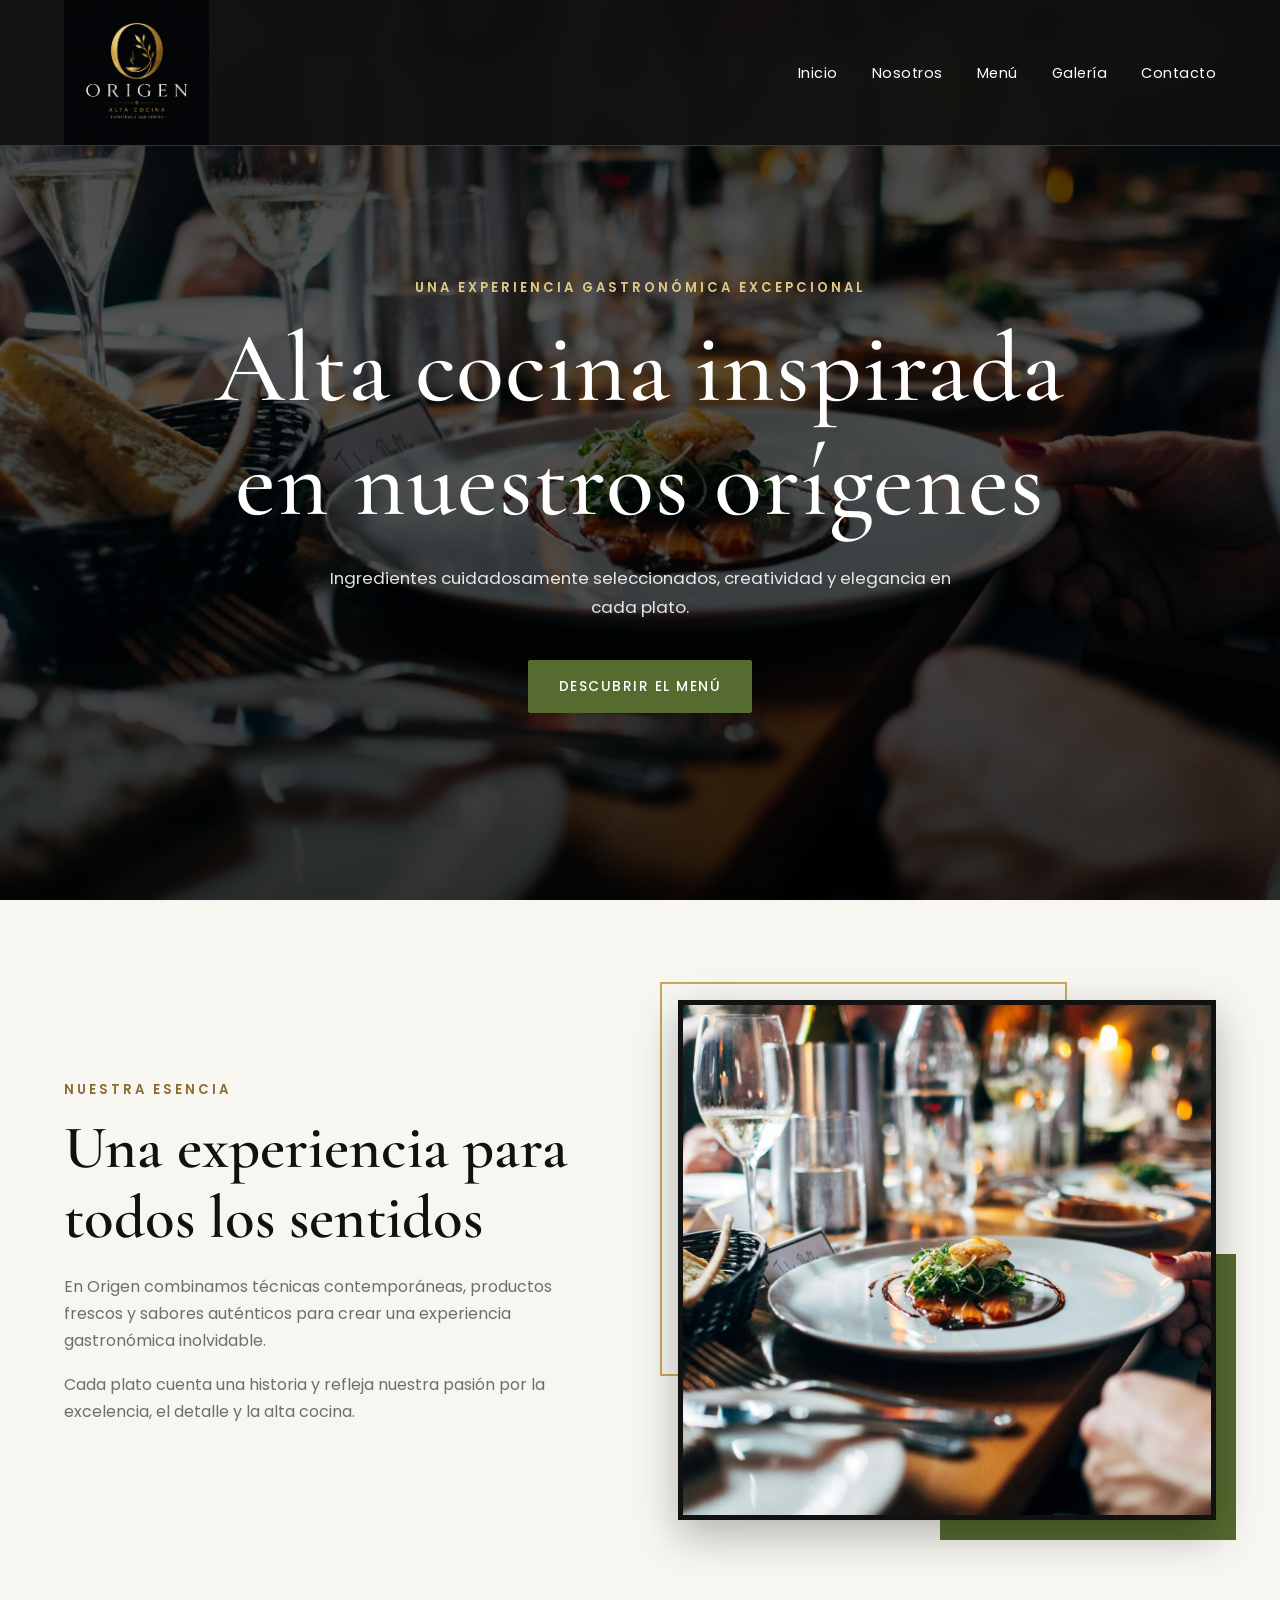
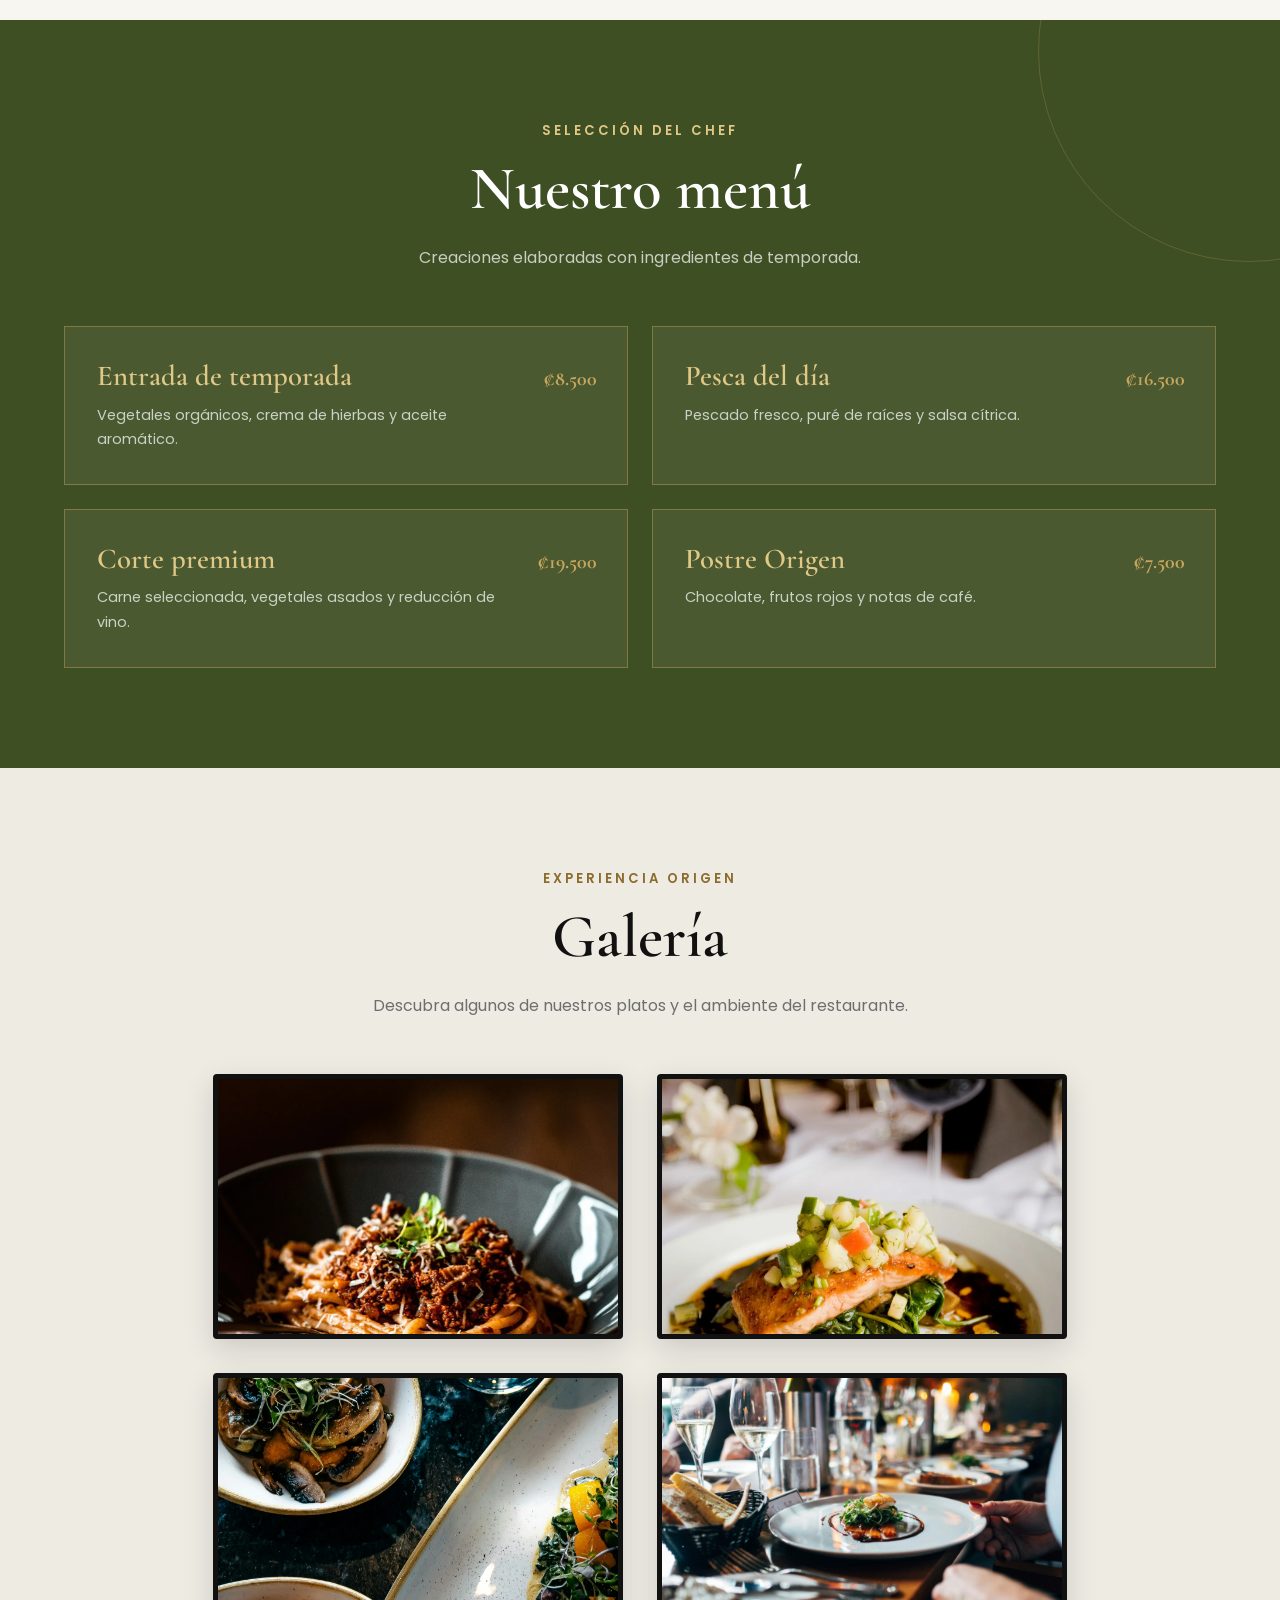
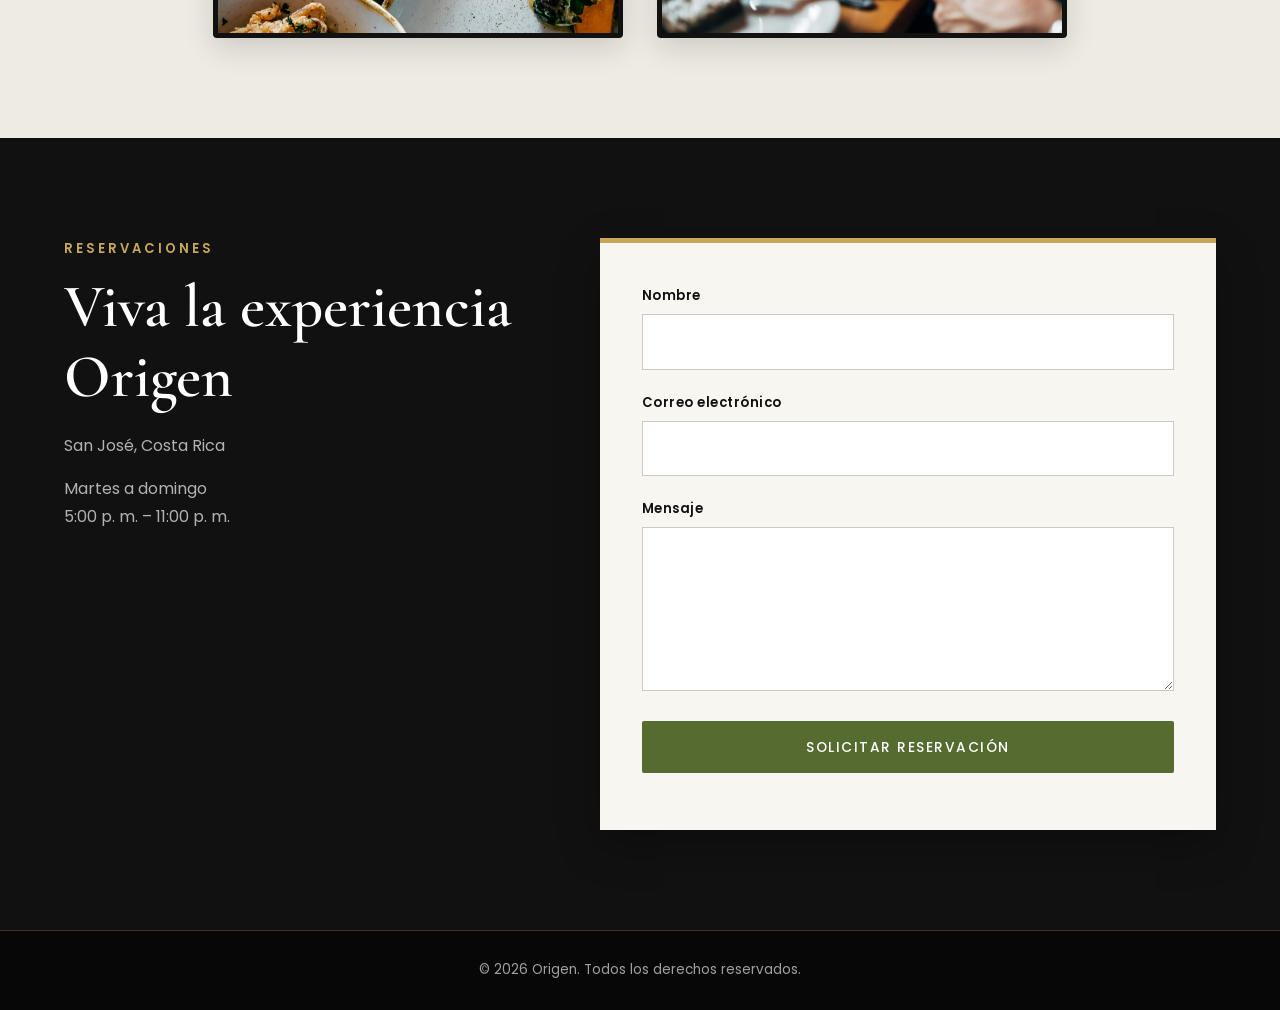
<file: index.html>
<!DOCTYPE html>
<html lang="es">

<head>

    <meta charset="UTF-8">
    

    <meta
        name="viewport"
        content="width=device-width, initial-scale=1.0"
    >

    <meta
        name="description"
        content="Restaurante Origen, una experiencia de alta cocina elegante y exclusiva en Costa Rica. Descubra un menú gourmet, ingredientes frescos y un ambiente sofisticado."
    >

    <meta
        name="keywords"
        content="Restaurante Origen, restaurante, alta cocina, Costa Rica, gastronomía, comida gourmet, menú, reservaciones"
    >

    <meta
        name="author"
        content="Valentina Zúñiga Barrantes"
    >

    <meta
        name="robots"
        content="index, follow"
    >

    <title>Origen | Restaurante de Alta Cocina en Costa Rica</title>

    <!-- Open Graph -->

    <meta
        property="og:title"
        content="Origen | Restaurante de Alta Cocina en Costa Rica"
    >

    <meta
        property="og:description"
        content="Disfrute una experiencia gastronómica única con ingredientes frescos, cocina de autor y un ambiente elegante."
    >

    <meta
        property="og:type"
        content="website"
    >

    <meta
        property="og:url"
        content="https://valentina01995.github.io/Restaurante-Origen-proyecto/"
    >

    <meta
        property="og:image"
        content="https://valentina01995.github.io/Restaurante-Origen-proyecto/img/logo/logo_origen.webp"
    >

    <!-- Twitter Card -->

    <meta
        name="twitter:card"
        content="summary_large_image"
    >

    <meta
        name="twitter:title"
        content="Origen | Restaurante de Alta Cocina"
    >

    <meta
        name="twitter:description"
        content="Descubra una experiencia gastronómica exclusiva en Costa Rica."
    >

    <meta
        name="twitter:image"
        content="https://valentina01995.github.io/Restaurante-Origen-proyecto/img/logo/logo_origen.webp"
    >

    <!-- Favicons -->

    <link
        rel="icon"
        type="image/x-icon"
        href="favicon/favicon.ico"
    >

    <link
        rel="shortcut icon"
        type="image/x-icon"
        href="favicon/favicon.ico"
    >

    <link
        rel="icon"
        type="image/webp"
        href="favicon/favicon.webp"
    >

    <!-- Hoja de estilos -->

    <link
        rel="stylesheet"
        href="css/estilos.css"
    >

    <!-- Datos estructurados Schema.org -->
    <script type="application/ld+json">
    {
      "@context":"https://schema.org",
      "@type":"Restaurant",
      "name":"Origen",
      "url":"https://valentina01995.github.io/Restaurante-Origen-proyecto/",
      "image":"https://valentina01995.github.io/Restaurante-Origen-proyecto/img/logo/logo_origen.webp",
      "address":{
        "@type":"PostalAddress",
        "addressLocality":"San José",
        "addressCountry":"CR"
      },
      "servesCuisine":"Alta Cocina"
    }
    </script>

</head>

<body>

    <!-- Encabezado y menú de navegación -->
    <header class="encabezado">

        <nav class="navegacion contenedor">

            <a
                href="#inicio"
                class="logo"
                aria-label="Ir al inicio"
            >
                <img
                    src="img/logo/logo_origen.webp"
                    alt="Logo del restaurante Origen"
                    width="150"
                    height="75"
                >
            </a>

            <button
                class="boton-menu"
                id="boton-menu"
                type="button"
                aria-label="Abrir menú de navegación"
                aria-controls="menu"
                aria-expanded="false"
            >
                <span></span>
                <span></span>
                <span></span>
            </button>

            <ul class="menu" id="menu">

                <li>
                    <a href="#inicio">Inicio</a>
                </li>

                <li>
                    <a href="#nosotros">Nosotros</a>
                </li>

                <li>
                    <a href="#menu-restaurante">Menú</a>
                </li>

                <li>
                    <a href="#galeria">Galería</a>
                </li>

                <li>
                    <a href="#contacto">Contacto</a>
                </li>

            </ul>

        </nav>

    </header>

    <main>

        <!-- Banner principal -->
        <section class="banner" id="inicio">

            <div class="banner-contenido contenedor">

                <p class="subtitulo">
                    Una experiencia gastronómica excepcional
                </p>

                <h1>
                    Alta cocina inspirada en nuestros orígenes
                </h1>

                <p class="banner-descripcion">
                    Ingredientes cuidadosamente seleccionados,
                    creatividad y elegancia en cada plato.
                </p>

                <a
                    href="#menu-restaurante"
                    class="boton"
                >
                    Descubrir el menú
                </a>

            </div>

        </section>

        <!-- Sección Nosotros -->
        <section class="seccion nosotros" id="nosotros">

            <div class="contenedor contenido-dos-columnas">

                <div class="texto-seccion">

                    <p class="etiqueta">
                        Nuestra esencia
                    </p>

                    <h2>
                        Una experiencia para todos los sentidos
                    </h2>

                    <p>
                        En Origen combinamos técnicas contemporáneas,
                        productos frescos y sabores auténticos para crear
                        una experiencia gastronómica inolvidable.
                    </p>

                    <p>
                        Cada plato cuenta una historia y refleja nuestra
                        pasión por la excelencia, el detalle y la alta cocina.
                    </p>

                </div>

                <div class="imagen-seccion">

                    <img
                        src="img/galeria/ambiente.webp"
                        alt="Mesa elegante del restaurante Origen"
                        loading="lazy"
                        width="1200"
                        height="800"
                    >

                </div>

            </div>

        </section>

        <!-- Menú del restaurante -->
        <section
            class="seccion menu-restaurante"
            id="menu-restaurante"
        >

            <div class="contenedor">

                <div class="encabezado-seccion">

                    <p class="etiqueta">
                        Selección del chef
                    </p>

                    <h2>
                        Nuestro menú
                    </h2>

                    <p>
                        Creaciones elaboradas con ingredientes de temporada.
                    </p>

                </div>

                <div class="platos">

                    <article class="plato">

                        <h3>
                            Entrada de temporada
                        </h3>

                        <p>
                            Vegetales orgánicos, crema de hierbas
                            y aceite aromático.
                        </p>

                        <span>
                            ₡8.500
                        </span>

                    </article>

                    <article class="plato">

                        <h3>
                            Pesca del día
                        </h3>

                        <p>
                            Pescado fresco, puré de raíces y salsa cítrica.
                        </p>

                        <span>
                            ₡16.500
                        </span>

                    </article>

                    <article class="plato">

                        <h3>
                            Corte premium
                        </h3>

                        <p>
                            Carne seleccionada, vegetales asados
                            y reducción de vino.
                        </p>

                        <span>
                            ₡19.500
                        </span>

                    </article>

                    <article class="plato">

                        <h3>
                            Postre Origen
                        </h3>

                        <p>
                            Chocolate, frutos rojos y notas de café.
                        </p>

                        <span>
                            ₡7.500
                        </span>

                    </article>

                </div>

            </div>

        </section>

        <!-- Galería -->
        <section class="seccion galeria" id="galeria">

            <div class="contenedor">

                <div class="encabezado-seccion">

                    <p class="etiqueta">
                        Experiencia Origen
                    </p>

                    <h2>
                        Galería
                    </h2>

                    <p>
                        Descubra algunos de nuestros platos
                        y el ambiente del restaurante.
                    </p>

                </div>

                <div class="galeria-grid">

                    <figure class="galeria-imagen">

                        <img
                            src="img/galeria/plato-1.webp"
                            alt="Plato de pasta preparado en el restaurante Origen"
                            loading="lazy"
                            width="800"
                            height="1000"
                        >

                    </figure>

                    <figure class="galeria-imagen">

                        <img
                            src="img/galeria/plato-2.webp"
                            alt="Plato de salmón con vegetales frescos"
                            loading="lazy"
                            width="800"
                            height="600"
                        >

                    </figure>

                    <figure class="galeria-imagen">

                        <img
                            src="img/galeria/plato-3.webp"
                            alt="Selección de platos gourmet del restaurante"
                            loading="lazy"
                            width="800"
                            height="1000"
                        >

                    </figure>

                    <figure class="galeria-imagen">

                        <img
                            src="img/galeria/ambiente.webp"
                            alt="Mesa preparada en el restaurante Origen"
                            loading="lazy"
                            width="800"
                            height="600"
                        >

                    </figure>

                </div>

            </div>

        </section>

        <!-- Contacto -->
        <section class="seccion contacto" id="contacto">

            <div class="contenedor contacto-contenido">

                <div class="informacion-contacto">

                    <p class="etiqueta">
                        Reservaciones
                    </p>

                    <h2>
                        Viva la experiencia Origen
                    </h2>

                    <p>
                        San José, Costa Rica
                    </p>

                    <p>
                        Martes a domingo
                        <br>
                        5:00 p. m. – 11:00 p. m.
                    </p>

                </div>

                <form class="formulario" id="formulario">

                    <label for="nombre">
                        Nombre
                    </label>

                    <input
                        type="text"
                        id="nombre"
                        name="nombre"
                        autocomplete="name"
                        required
                    >

                    <label for="correo">
                        Correo electrónico
                    </label>

                    <input
                        type="email"
                        id="correo"
                        name="correo"
                        autocomplete="email"
                        required
                    >

                    <label for="mensaje">
                        Mensaje
                    </label>

                    <textarea
                        id="mensaje"
                        name="mensaje"
                        rows="5"
                        required
                    ></textarea>

                    <button
                        type="submit"
                        class="boton"
                    >
                        Solicitar reservación
                    </button>

                    <p
                        class="mensaje-formulario"
                        id="mensaje-formulario"
                        aria-live="polite"
                    ></p>

                </form>

            </div>

        </section>

    </main>

    <!-- Pie de página -->
    <footer class="pie-pagina">

        <div class="contenedor">

            <p>
                © <span id="anio"></span>
                Origen. Todos los derechos reservados.
            </p>

        </div>

    </footer>

    <!-- Archivo JavaScript -->
    <script src="js/validaciones.js"></script>
    <script src="js/script.js"></script>

</body>
</file>
<file: css/estilos.css>
/* ==================================================
   TIPOGRAFÍAS
================================================== */

@import url("https://fonts.googleapis.com/css2?family=Cormorant+Garamond:wght@400;500;600;700&family=Poppins:wght@300;400;500;600&display=swap");


/* ==================================================
   VARIABLES DE COLOR
================================================== */

:root {
    --negro: #111111;
    --negro-suave: #1c1c1c;
    --negro-transparente: rgba(17, 17, 17, 0.92);

    --dorado: #c8a75d;
    --dorado-claro: #e0c886;
    --dorado-oscuro: #8b6b2e;

    --verde-oliva: #556b2f;
    --verde-oliva-claro: #708238;
    --verde-oliva-oscuro: #3f4f24;

    --marfil: #f8f6f1;
    --blanco: #ffffff;
    --gris-claro: #e4e1d9;
    --gris: #6e6e6e;

    --sombra-suave: 0 10px 30px rgba(0, 0, 0, 0.14);
    --sombra-fuerte: 0 15px 40px rgba(0, 0, 0, 0.28);

    --transicion: 0.35s ease;
}


/* ==================================================
   REINICIO GENERAL
================================================== */

* {
    margin: 0;
    padding: 0;
    box-sizing: border-box;
}

html {
    scroll-behavior: smooth;
    scroll-padding-top: 90px;
}

body {
    font-family: "Poppins", sans-serif;
    background-color: var(--marfil);
    color: var(--negro-suave);
    line-height: 1.7;
    overflow-x: hidden;
}

img {
    display: block;
    max-width: 100%;
}

a {
    color: inherit;
    text-decoration: none;
}

ul {
    list-style: none;
}

button,
input,
textarea {
    font: inherit;
}

button {
    cursor: pointer;
}

h1,
h2,
h3 {
    font-family: "Cormorant Garamond", serif;
    line-height: 1.15;
}

h2 {
    margin-bottom: 20px;
    font-size: clamp(2.2rem, 5vw, 3.8rem);
    font-weight: 600;
    color: var(--negro);
}

p {
    margin-bottom: 16px;
}


/* ==================================================
   CONTENEDOR GENERAL
================================================== */

.contenedor {
    width: min(90%, 1200px);
    margin: 0 auto;
}

.seccion {
    padding: 100px 0;
}


/* ==================================================
   ETIQUETAS Y ENCABEZADOS
================================================== */

.etiqueta,
.subtitulo {
    margin-bottom: 12px;
    color: var(--dorado-oscuro);
    font-size: 0.82rem;
    font-weight: 600;
    letter-spacing: 3px;
    text-transform: uppercase;
}

.encabezado-seccion {
    max-width: 700px;
    margin: 0 auto 55px;
    text-align: center;
}

.encabezado-seccion p:last-child {
    color: var(--gris);
}


/* ==================================================
   ENCABEZADO Y NAVEGACIÓN
================================================== */

.encabezado {
    position: fixed;
    top: 0;
    left: 0;
    z-index: 1000;

    width: 100%;
    background-color: var(--negro-transparente);
    border-bottom: 1px solid rgba(200, 167, 93, 0.25);
    backdrop-filter: blur(12px);
    -webkit-backdrop-filter: blur(12px);

    transition: var(--transicion);
}

.navegacion {
    min-height: 86px;

    display: flex;
    align-items: center;
    justify-content: space-between;
    gap: 30px;
}

.logo {
    display: flex;
    align-items: center;
    flex-shrink: 0;
}

.logo img {
    width: 145px;
    height: auto;
    object-fit: contain;
}

.menu {
    display: flex;
    align-items: center;
    gap: 34px;
}

.menu a {
    position: relative;

    color: var(--blanco);
    font-size: 0.9rem;
    font-weight: 400;
    letter-spacing: 0.5px;

    transition: color var(--transicion);
}

.menu a::after {
    content: "";

    position: absolute;
    left: 0;
    bottom: -8px;

    width: 0;
    height: 2px;

    background-color: var(--dorado);
    transition: width var(--transicion);
}

.menu a:hover {
    color: var(--dorado-claro);
}

.menu a:hover::after {
    width: 100%;
}


/* ==================================================
   BOTÓN DEL MENÚ MÓVIL
================================================== */

.boton-menu {
    display: none;

    width: 44px;
    height: 44px;

    background: transparent;
    border: 1px solid rgba(200, 167, 93, 0.55);
    border-radius: 4px;
}

.boton-menu span {
    display: block;

    width: 22px;
    height: 2px;
    margin: 5px auto;

    background-color: var(--dorado);
    transition: var(--transicion);
}


/* ==================================================
   BANNER PRINCIPAL
================================================== */

.banner {
    position: relative;

    min-height: 100vh;

    display: flex;
    align-items: center;
    justify-content: center;

    background-image:
        linear-gradient(
            rgba(0, 0, 0, 0.66),
            rgba(0, 0, 0, 0.64)
        ),
        url("/img/banner/banner.jpg");

    background-size: cover;
    background-position: center;
    background-repeat: no-repeat;
}

.banner::after {
    content: "";

    position: absolute;
    inset: 0;

    background:
        linear-gradient(
            to bottom,
            rgba(0, 0, 0, 0.2),
            transparent 45%,
            rgba(0, 0, 0, 0.45)
        );

    pointer-events: none;
}

.banner-contenido {
    position: relative;
    z-index: 1;

    max-width: 900px;
    padding-top: 90px;

    color: var(--blanco);
    text-align: center;

    animation: aparecer 1.2s ease;
}

.banner .subtitulo {
    color: var(--dorado-claro);
}

.banner h1 {
    max-width: 850px;
    margin: 0 auto 25px;

    font-size: clamp(3rem, 8vw, 6.2rem);
    font-weight: 500;
    letter-spacing: 1px;
}

.banner-descripcion {
    max-width: 650px;
    margin: 0 auto 38px;

    color: rgba(255, 255, 255, 0.88);
    font-size: 1.05rem;
}


/* ==================================================
   BOTONES
================================================== */

.boton {
    display: inline-flex;
    align-items: center;
    justify-content: center;

    min-height: 52px;
    padding: 14px 30px;

    background-color: var(--verde-oliva);
    color: var(--blanco);

    border: 1px solid var(--verde-oliva);
    border-radius: 2px;

    font-size: 0.86rem;
    font-weight: 500;
    letter-spacing: 1.5px;
    text-transform: uppercase;

    transition:
        background-color var(--transicion),
        color var(--transicion),
        border-color var(--transicion),
        transform var(--transicion),
        box-shadow var(--transicion);
}

.boton:hover {
    background-color: var(--dorado);
    color: var(--negro);

    border-color: var(--dorado);

    transform: translateY(-3px);
    box-shadow: 0 12px 25px rgba(200, 167, 93, 0.25);
}


/* ==================================================
   SECCIÓN NOSOTROS
================================================== */

.nosotros {
    background-color: var(--marfil);
}

.contenido-dos-columnas {
    display: grid;
    grid-template-columns: 1fr 1fr;
    align-items: center;
    gap: 75px;
}

.texto-seccion {
    max-width: 540px;
}

.texto-seccion p:not(.etiqueta) {
    color: var(--gris);
}

.imagen-seccion {
    position: relative;
}

.imagen-seccion::before {
    content: "";

    position: absolute;
    top: -18px;
    left: -18px;
    z-index: 0;

    width: 75%;
    height: 75%;

    border: 2px solid var(--dorado);
}

.imagen-seccion::after {
    content: "";

    position: absolute;
    right: -20px;
    bottom: -20px;
    z-index: 0;

    width: 55%;
    height: 55%;

    background-color: var(--verde-oliva);
}

.imagen-seccion img {
    position: relative;
    z-index: 1;

    width: 100%;
    height: 520px;

    object-fit: cover;

    border: 5px solid var(--negro);
    box-shadow: var(--sombra-fuerte);
}


/* ==================================================
   MENÚ DEL RESTAURANTE
================================================== */

.menu-restaurante {
    position: relative;
    overflow: hidden;

    background-color: var(--verde-oliva-oscuro);
    color: var(--blanco);
}

.menu-restaurante::before {
    content: "";

    position: absolute;
    top: -180px;
    right: -180px;

    width: 420px;
    height: 420px;

    border: 1px solid rgba(200, 167, 93, 0.24);
    border-radius: 50%;
}

.menu-restaurante h2 {
    color: var(--blanco);
}

.menu-restaurante .etiqueta {
    color: var(--dorado-claro);
}

.menu-restaurante .encabezado-seccion p:last-child {
    color: rgba(255, 255, 255, 0.72);
}

.platos {
    position: relative;
    z-index: 1;

    display: grid;
    grid-template-columns: repeat(2, 1fr);
    gap: 24px;
}

.plato {
    position: relative;

    padding: 32px;

    background-color: rgba(255, 255, 255, 0.055);
    border: 1px solid rgba(200, 167, 93, 0.42);

    transition:
        transform var(--transicion),
        background-color var(--transicion),
        border-color var(--transicion);
}

.plato::before {
    content: "";

    position: absolute;
    top: 0;
    left: 0;

    width: 0;
    height: 3px;

    background-color: var(--dorado);
    transition: width var(--transicion);
}

.plato:hover {
    background-color: rgba(255, 255, 255, 0.09);
    border-color: var(--dorado);

    transform: translateY(-5px);
}

.plato:hover::before {
    width: 100%;
}

.plato h3 {
    margin-bottom: 10px;

    color: var(--dorado-claro);
    font-size: 1.8rem;
    font-weight: 600;
}

.plato p {
    padding-right: 90px;
    margin-bottom: 0;

    color: rgba(255, 255, 255, 0.72);
    font-size: 0.91rem;
}

.plato span {
    position: absolute;
    top: 35px;
    right: 30px;

    color: var(--dorado);
    font-family: "Cormorant Garamond", serif;
    font-size: 1.25rem;
    font-weight: 700;
}


/* ==================================================
   GALERÍA
================================================== */

.galeria {
    background-color: #eeebe3;
}

.galeria-grid {
    max-width: 980px;
    margin: 0 auto;

    display: grid;
    grid-template-columns: repeat(2, minmax(0, 410px));
    justify-content: center;
    gap: 34px;
}

.galeria-imagen {
    position: relative;
    overflow: hidden;

    height: 265px;

    display: flex;
    align-items: center;
    justify-content: center;

    background-color: #111111;
    border: 5px solid #111111;
    border-radius: 4px;

    box-shadow: var(--sombra-suave);

    transition:
        transform var(--transicion),
        border-color var(--transicion),
        box-shadow var(--transicion);
}

.galeria-imagen img {
    width: 100%;
    height: 100%;

    object-fit: contain;
    object-position: center;

    transition:
        transform 0.7s ease,
        filter var(--transicion);
}

.galeria-imagen::after {
    content: "";

    position: absolute;
    inset: 0;

    background:
        linear-gradient(
            to top,
            rgba(0, 0, 0, 0.35),
            transparent 55%
        );

    opacity: 0;
    transition: opacity var(--transicion);
}

.galeria-imagen img {
    width: 100%;
    height: 100%;

    object-fit: cover;

    transition:
        transform 0.7s ease,
        filter var(--transicion);
}

.galeria-imagen:hover {
    border-color: var(--dorado);

    transform: translateY(-7px);
    box-shadow: var(--sombra-fuerte);
}

.galeria-imagen:hover img {
    transform: scale(1.02);
    filter: saturate(1.08);
}

.galeria-imagen:hover::after {
    opacity: 1;
}


/* ==================================================
   CONTACTO
================================================== */

.contacto {
    background-color: var(--negro);
    color: var(--blanco);
}

.contacto-contenido {
    display: grid;
    grid-template-columns: 0.85fr 1.15fr;
    align-items: start;
    gap: 80px;
}

.contacto h2 {
    color: var(--blanco);
}

.contacto .etiqueta {
    color: var(--dorado);
}

.informacion-contacto p:not(.etiqueta) {
    color: rgba(255, 255, 255, 0.68);
}

.formulario {
    padding: 42px;

    background-color: var(--marfil);
    color: var(--negro);

    border-top: 5px solid var(--dorado);
    box-shadow: var(--sombra-fuerte);
}

.formulario label {
    display: block;

    margin-bottom: 7px;

    color: var(--negro);
    font-size: 0.82rem;
    font-weight: 600;
    letter-spacing: 0.5px;
}

.formulario input,
.formulario textarea {
    width: 100%;
    margin-bottom: 22px;
    padding: 13px 14px;

    background-color: var(--blanco);
    color: var(--negro);

    border: 1px solid #cfcac0;
    border-radius: 0;
    outline: none;

    transition:
        border-color var(--transicion),
        box-shadow var(--transicion);
}

.formulario textarea {
    min-height: 130px;
    resize: vertical;
}

.formulario input:focus,
.formulario textarea:focus {
    border-color: var(--verde-oliva);
    box-shadow: 0 0 0 3px rgba(85, 107, 47, 0.14);
}

.formulario .boton {
    width: 100%;
    border: none;
}

.mensaje-formulario {
    margin-top: 15px;
    margin-bottom: 0;

    color: var(--verde-oliva);
    text-align: center;
}


/* ==================================================
   PIE DE PÁGINA
================================================== */

.pie-pagina {
    padding: 28px 0;

    background-color: #070707;
    color: rgba(255, 255, 255, 0.62);

    border-top: 1px solid rgba(200, 167, 93, 0.28);

    font-size: 0.84rem;
    text-align: center;
}

.pie-pagina p {
    margin: 0;
}


/* ==================================================
   ANIMACIONES
================================================== */

@keyframes aparecer {
    from {
        opacity: 0;
        transform: translateY(28px);
    }

    to {
        opacity: 1;
        transform: translateY(0);
    }
}


/* ==================================================
   TABLET
================================================== */

@media (max-width: 950px) {

    .seccion {
        padding: 85px 0;
    }

    .contenido-dos-columnas,
    .contacto-contenido {
        grid-template-columns: 1fr;
        gap: 50px;
    }

    .texto-seccion {
        max-width: none;
    }

    .imagen-seccion {
        max-width: 720px;
        margin: 0 auto;
    }

    .imagen-seccion img {
        height: 470px;
    }

    .contacto-contenido {
        max-width: 760px;
    }

    .platos {
        grid-template-columns: 1fr;
    }
}


/* ==================================================
   MENÚ MÓVIL
================================================== */

@media (max-width: 780px) {

    .navegacion {
        min-height: 76px;
    }

    .logo img {
        width: 120px;
    }

    .boton-menu {
        display: block;
    }

    .menu {
        position: absolute;
        top: 76px;
        left: 0;

        width: 100%;
        max-height: 0;

        display: flex;
        flex-direction: column;
        align-items: stretch;
        gap: 0;

        overflow: hidden;

        background-color: rgba(10, 10, 10, 0.98);

        opacity: 0;
        visibility: hidden;

        transition:
            max-height 0.45s ease,
            opacity var(--transicion),
            visibility var(--transicion);
    }

    .menu.activo {
        max-height: 420px;

        opacity: 1;
        visibility: visible;
    }

    .menu li {
        width: 100%;
        border-bottom: 1px solid rgba(255, 255, 255, 0.08);
    }

    .menu a {
        display: block;
        width: 90%;
        margin: 0 auto;
        padding: 17px 0;
    }

    .menu a::after {
        display: none;
    }

    .banner {
        min-height: 92vh;
        background-position: 62% center;
    }

    .banner-contenido {
        padding-top: 80px;
    }

    .banner h1 {
        font-size: clamp(2.8rem, 13vw, 4.5rem);
    }

    .banner-descripcion {
        font-size: 0.96rem;
    }

    .galeria-grid {
        grid-template-columns: repeat(2, minmax(0, 1fr));
        gap: 18px;
    }

    .galeria-imagen {
        height: 210px;
        border-width: 4px;
    }
}


/* ==================================================
   CELULAR
================================================== */

@media (max-width: 560px) {

    .contenedor {
        width: min(90%, 1200px);
    }

    .seccion {
        padding: 70px 0;
    }

    h2 {
        font-size: 2.35rem;
    }

    .banner {
        min-height: 100svh;
    }

    .banner h1 {
        font-size: 3rem;
    }

    .banner-descripcion {
        max-width: 95%;
    }

    .boton {
        width: 100%;
        max-width: 320px;
    }

    .imagen-seccion::before {
        top: -10px;
        left: -10px;
    }

    .imagen-seccion::after {
        right: -10px;
        bottom: -10px;
    }

    .imagen-seccion img {
        height: 360px;
        border-width: 4px;
    }

    .plato {
        padding: 28px 22px;
    }

    .plato p {
        padding-right: 0;
        margin-bottom: 15px;
    }

    .plato span {
        position: static;
        display: block;
    }

    .galeria-grid {
        grid-template-columns: 1fr;
        max-width: 380px;
    }

    .galeria-imagen {
        height: 230px;
    }

    .formulario {
        padding: 28px 22px;
    }
}


/* ==================================================
   ACCESIBILIDAD
================================================== */

a:focus-visible,
button:focus-visible,
input:focus-visible,
textarea:focus-visible {
    outline: 3px solid var(--dorado);
    outline-offset: 4px;
}


/* ==================================================
   REDUCCIÓN DE MOVIMIENTO
================================================== */

@media (prefers-reduced-motion: reduce) {

    html {
        scroll-behavior: auto;
    }

    *,
    *::before,
    *::after {
        animation-duration: 0.01ms !important;
        animation-iteration-count: 1 !important;
        transition-duration: 0.01ms !important;
    }
}
</file>
